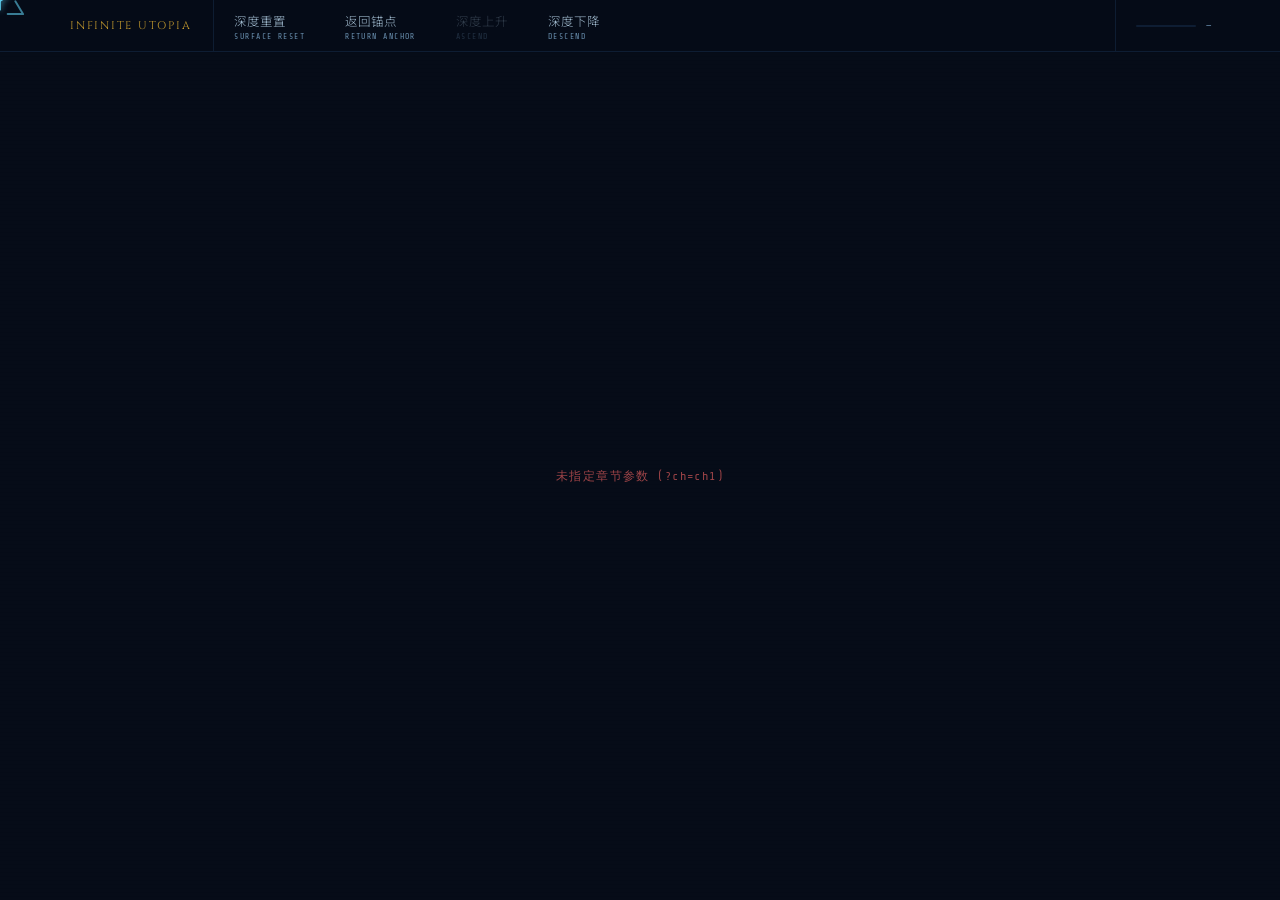
<file: reader.html>
<!DOCTYPE html>
<html lang="zh-CN">
<head>
  <meta charset="UTF-8">
  <meta name="viewport" content="width=device-width, initial-scale=1.0">
  <title>深潜 · 无限理想乡</title>
  <link rel="preconnect" href="https://fonts.googleapis.com">
  <link rel="preconnect" href="https://fonts.gstatic.com" crossorigin>
  <link href="https://fonts.googleapis.com/css2?family=Noto+Serif+SC:wght@400;600&family=Noto+Sans+SC:wght@300;400&family=Share+Tech+Mono&family=Cinzel:wght@400;600&display=swap" rel="stylesheet">
  <link rel="stylesheet" href="css/main.css">

  <style>
    /* ── 变量 ────────────────────────────────────── */
    :root {
      --bg0:       #060C18;
      --bg1:       #0A1525;
      --gold:      #C49A2E;
      --gold-lt:   #D4AE52;
      --gold-dim:  rgba(196, 154, 46, 0.55);
      --gold-bg:   rgba(196, 154, 46, 0.07);
      --gold-line: rgba(196, 154, 46, 0.22);
      --blue:      #4A90D9;
      --blue-lt:   #7BB8F0;
      --cyan:      #5BC8E8;
      --text:      #C8D8EE;
      --text2:     #A0BACE;
      --text3:     #6A90B0;
      --border:    rgba(74, 144, 217, 0.14);
      --nav-h:     52px;
    }

    /* 番外主题：type=side 时由 JS 动态挂载到 <html> */
    html[data-theme="side"] {
      --gold:      #5BC8E8;
      --gold-lt:   #90DCEF;
      --gold-dim:  rgba(91,200,232,0.5);
      --gold-bg:   rgba(91,200,232,0.07);
      --gold-line: rgba(91,200,232,0.22);
      --bg0:       #091520;
      --bg1:       #0D1E2E;
      --text:      #C4DCF0;
      --text2:     #8AAEC8;
      --text3:     #4E7A9A;
      --border:    rgba(91,200,232,0.13);
      --cyan:      #5BC8E8;
    }

    html[data-theme="side"] .r-splash::before {
      content: '';
      position: absolute;
      top: -10%; left: 15%;
      width: 55%; height: 55%;
      background: radial-gradient(ellipse, rgba(91,200,232,0.07) 0%, transparent 65%);
      pointer-events: none;
    }

    html[data-theme="side"] .r-illus-placeholder {
      background: linear-gradient(175deg, #0D1E2E 0%, #091520 55%, #060F18 100%);
      border-color: rgba(91,200,232,0.15);
    }
    html[data-theme="side"] .r-illus-placeholder::before {
      background: radial-gradient(ellipse at 50% 100%, rgba(91,200,232,0.08) 0%, transparent 65%);
    }
    html[data-theme="side"] .r-illus-gem-outer {
      border-color: rgba(91,200,232,0.18);
      box-shadow: 0 0 12px rgba(91,200,232,0.08);
    }
    html[data-theme="side"] .r-illus-gem-inner {
      border-color: rgba(91,200,232,0.28);
      background: rgba(91,200,232,0.04);
    }
    html[data-theme="side"] .r-illus-tag  { color: rgba(91,200,232,0.3); }

    /* 番外模式：深潜按钮 hover 用青色荧光，区别于主线金色 */
    html[data-theme="side"] .r-dive-btn:hover {
      background: rgba(91,200,232,0.12);
      border-color: rgba(91,200,232,0.5);
      box-shadow: 0 0 14px rgba(91,200,232,0.18), inset 0 0 8px rgba(91,200,232,0.06);
    }
    html[data-theme="side"] .r-dive-btn:hover::after { transform: scaleX(1); }
    html[data-theme="side"] .r-dive-btn::after { background: #9EF0FF; box-shadow: 0 0 6px rgba(158,240,255,0.8), 0 0 12px rgba(91,200,232,0.4); }

    /* 番外模式：顶部导航 hover 下划线荧光 */
    html[data-theme="side"] .r-nav-cmd::after {
      background: #9EF0FF;
      box-shadow: 0 0 6px rgba(158,240,255,0.7), 0 0 12px rgba(91,200,232,0.35);
    }
    html[data-theme="side"] .r-nav-cmd:hover .r-nav-cmd-zh {
      color: #9EF0FF;
      text-shadow: 0 0 8px rgba(158,240,255,0.55);
    }

    /* 番外模式：底部"上一篇/下一篇"按钮 hover 荧光 */
    html[data-theme="side"] .r-footer-btn:hover {
      border-color: rgba(158,240,255,0.4);
      background: rgba(91,200,232,0.07);
      box-shadow: 0 0 12px rgba(91,200,232,0.14);
    }
    html[data-theme="side"] .r-footer-btn::after {
      background: #9EF0FF;
      box-shadow: 0 0 6px rgba(158,240,255,0.8), 0 0 14px rgba(91,200,232,0.4);
    }

    /* 番外模式：深潜过渡宝石 pulse 改为青色荧光 */
    @keyframes gemPulseCyan {
      0%, 100% { box-shadow: 0 0 0    0   rgba(91,200,232,0);                                    }
      50%       { box-shadow: 0 0 14px 5px rgba(91,200,232,0.35), 0 0 24px 8px rgba(158,240,255,0.15); }
    }
    html[data-theme="side"] .dive-center-gem {
      animation: gemPulseCyan 1.4s ease-in-out infinite;
    }

    html[data-theme="side"] .r-sep-gem    { border-color: rgba(91,200,232,0.3); box-shadow: 0 0 5px rgba(91,200,232,0.15); }
    html[data-theme="side"] .mk-p         { color: #B0CDE4; }

    *, *::before, *::after { box-sizing: border-box; margin: 0; padding: 0; }
    html { scroll-behavior: smooth; }

    body {
      background: var(--bg0);
      color: var(--text);
      font-family: 'Noto Sans SC', sans-serif;
      min-height: 100vh;
      overflow-x: hidden;
    }

    /* 覆盖 main.css 全局网格纹理 */
    body::before { display: none; }

    /* ════════════════════════════════════════════
       NAV — 双语两行
    ════════════════════════════════════════════ */

    .r-nav {
      position: sticky;
      top: 0;
      z-index: 100;
      display: flex;
      align-items: stretch;
      height: var(--nav-h);
      background: rgba(6, 12, 24, 0.92);
      backdrop-filter: blur(12px);
      border-bottom: 1px solid var(--border);
    }

    .r-nav-brand {
      font-family: 'Cinzel', serif;
      font-size: 11px;
      letter-spacing: 0.16em;
      color: var(--gold);
      padding: 0 22px;
      display: flex;
      align-items: center;
      flex-shrink: 0;
      border-right: 1px solid var(--border);
    }

    .r-nav-cmds {
      display: flex;
      align-items: stretch;
      flex: 1;
    }

    .r-nav-cmd {
      display: flex;
      flex-direction: column;
      align-items: flex-start;
      justify-content: center;
      gap: 2px;
      padding: 0 20px;
      cursor: pointer;
      position: relative;
      overflow: hidden;
      transition: background 0.25s;
      white-space: nowrap;
      text-decoration: none;
    }

    .r-nav-cmd::after {
      content: '';
      position: absolute;
      bottom: 0; left: 0; right: 0;
      height: 2px;
      background: var(--gold);
      box-shadow: 0 0 6px rgba(196,154,46,0.8), 0 0 14px rgba(212,174,82,0.4);
      transform: scaleX(0);
      transform-origin: left;
      transition: transform 0.32s cubic-bezier(0.4, 0, 0.2, 1);
    }

    .r-nav-cmd:hover { background: var(--gold-bg); }
    .r-nav-cmd:hover::after { transform: scaleX(1); }
    .r-nav-cmd:hover .r-nav-cmd-zh {
      color: var(--gold-lt);
      text-shadow: 0 0 8px rgba(196,154,46,0.55);
    }
    .r-nav-cmd:hover .r-nav-cmd-en { color: var(--gold-dim); }

    .r-nav-cmd.disabled { opacity: 0.28; pointer-events: none; }

    .r-nav-cmd-zh {
      font-family: 'Noto Sans SC', sans-serif;
      font-size: 12.5px;
      color: var(--text2);
      transition: color 0.25s;
    }

    .r-nav-cmd-en {
      font-family: 'Share Tech Mono', monospace;
      font-size: 8px;
      letter-spacing: 0.18em;
      color: var(--text3);
      transition: color 0.25s;
    }

    .r-nav-progress {
      display: flex;
      align-items: center;
      gap: 10px;
      padding: 0 20px;
      margin-left: auto;
      flex-shrink: 0;
      border-left: 1px solid var(--border);
    }

    .r-prog-bar { width: 60px; height: 2px; background: rgba(74,144,217,0.14); border-radius: 1px; overflow: hidden; }
    .r-prog-fill { height: 100%; background: linear-gradient(90deg, var(--gold-dim), var(--gold)); border-radius: 1px; transition: width 0.4s; width: 0%; }
    .r-prog-label { font-family: 'Share Tech Mono', monospace; font-size: 10px; letter-spacing: 0.1em; color: var(--text3); white-space: nowrap; }

    /* ════════════════════════════════════════════
       入场动画 Keyframes
    ════════════════════════════════════════════ */

    @keyframes splashFadeUp {
      from { opacity: 0; transform: translateY(20px); }
      to   { opacity: 1; transform: translateY(0); }
    }

    @keyframes splashFadeLeft {
      from { opacity: 0; transform: translateX(28px); }
      to   { opacity: 1; transform: translateX(0); }
    }

    @keyframes splashFadeIn {
      from { opacity: 0; }
      to   { opacity: 1; }
    }

    /* 初始隐藏 */
    .r-eyebrow, .r-ch-num, .r-ch-title, .r-divider,
    .r-synopsis, .r-meta-grid, .r-dive-btn,
    .r-splash-illus, .r-scroll-hint { opacity: 0; }

    /* 触发：JS 添加 splash-enter 后逐帧展开 */
    .splash-enter .r-eyebrow      { animation: splashFadeUp   0.6s  0.05s  forwards; }
    .splash-enter .r-ch-num       { animation: splashFadeUp   0.7s  0.18s  forwards; }
    .splash-enter .r-ch-title     { animation: splashFadeUp   0.7s  0.32s  forwards; }
    .splash-enter .r-divider      { animation: splashFadeIn   0.5s  0.48s  forwards; }
    .splash-enter .r-synopsis     { animation: splashFadeUp   0.7s  0.58s  forwards; }
    .splash-enter .r-meta-grid    { animation: splashFadeUp   0.6s  0.72s  forwards; }
    .splash-enter .r-dive-btn     { animation: splashFadeUp   0.6s  0.88s  forwards; }
    .splash-enter .r-splash-illus { animation: splashFadeLeft 0.85s 0.22s  forwards; }
    .splash-enter .r-scroll-hint  { animation: splashFadeIn   0.6s  1.1s   forwards; }

    /* ════════════════════════════════════════════
       SPLASH — 扉页
    ════════════════════════════════════════════ */

    .r-splash {
      position: relative;
      height: calc(100vh - var(--nav-h));
      overflow: hidden;
      display: flex;
      flex-direction: column;
    }

    .r-splash-bg { position: absolute; inset: 0; pointer-events: none; }

    .r-splash-inner {
      position: relative;
      z-index: 2;
      display: grid;
      grid-template-columns: 1fr 40%;
      height: 100%;
    }

    /* ── 左侧信息区（整体放大约 25%）── */

    .r-splash-info {
      padding: 52px 44px 44px 60px;
      display: flex;
      flex-direction: column;
      justify-content: space-between;
      overflow: hidden;
    }

    .r-eyebrow {
      font-family: 'Share Tech Mono', monospace;
      font-size: 11px;
      letter-spacing: 0.22em;
      color: var(--gold-dim);
      margin-bottom: 16px;
      display: flex;
      align-items: center;
      gap: 12px;
    }
    .r-eyebrow::before { content: ''; width: 22px; height: 1px; background: var(--gold-dim); }

    .r-ch-num {
      font-family: 'Share Tech Mono', monospace;
      font-size: 82px;
      line-height: 1;
      color: rgba(196, 154, 46, 0.08);
      letter-spacing: -0.02em;
      margin-bottom: -10px;
      user-select: none;
    }

    .r-ch-title {
      font-family: 'Noto Serif SC', serif;
      font-size: 32px;
      font-weight: 600;
      color: var(--text);
      letter-spacing: 0.1em;
      line-height: 1.45;
      margin-bottom: 22px;
    }

    .r-divider { width: 40px; height: 1px; background: var(--gold-dim); margin-bottom: 22px; opacity: 0.75; }

    .r-synopsis {
      font-family: 'Noto Serif SC', serif;
      font-size: 15.5px;
      line-height: 2.1;
      color: var(--text2);
      max-width: 440px;
      margin-bottom: 26px;
    }

    .r-meta-grid { display: grid; grid-template-columns: 1fr 1fr; gap: 12px 32px; }
    .r-meta-item { display: flex; flex-direction: column; gap: 6px; }

    .r-meta-key {
      font-family: 'Share Tech Mono', monospace;
      font-size: 10px;
      letter-spacing: 0.15em;
      color: var(--gold-dim);
    }

    .r-meta-val { font-size: 15px; color: var(--text); }

    /* ── 深潜按钮 — 双语竖排 ── */

    .r-dive-btn {
      display: inline-flex;
      flex-direction: column;
      align-items: center;
      justify-content: center;
      gap: 5px;
      padding: 14px 48px;
      border: 1px solid var(--gold-line);
      background: var(--gold-bg);
      cursor: pointer;
      width: fit-content;
      position: relative;
      overflow: hidden;
      transition: background 0.25s, border-color 0.25s;
    }

    .r-dive-btn::after {
      content: '';
      position: absolute;
      bottom: 0; left: 0; right: 0; height: 1px;
      background: var(--gold);
      transform: scaleX(0); transform-origin: left;
      transition: transform 0.38s cubic-bezier(0.4, 0, 0.2, 1);
    }

    .r-dive-btn:hover {
      background: rgba(196,154,46,0.12);
      border-color: rgba(196,154,46,0.5);
      box-shadow: 0 0 14px rgba(196,154,46,0.18), inset 0 0 8px rgba(196,154,46,0.06);
    }
    .r-dive-btn:hover::after { transform: scaleX(1); }
    .r-dive-btn::after { box-shadow: 0 0 6px rgba(196,154,46,0.8), 0 0 12px rgba(212,174,82,0.4); }

    .r-dive-zh {
      font-family: 'Noto Serif SC', serif;
      font-size: 16px;
      color: var(--text);
      letter-spacing: 0.55em;
      padding-left: 0.55em;
    }

    .r-dive-en {
      font-family: 'Share Tech Mono', monospace;
      font-size: 9px;
      letter-spacing: 0.25em;
      color: var(--gold-dim);
    }

    /* ── 右侧插画区 ── */

    .r-splash-illus {
      border-left: 1px solid var(--border);
      background: rgba(8, 16, 30, 0.35);
      display: flex;
      flex-direction: column;
      height: 100%;
    }

    .r-illus-frame {
      flex: 1;
      min-height: 0;
      max-height: 70vh;
      padding: 28px 24px 16px;
      display: flex;
      align-items: center;
      justify-content: center;
      overflow: hidden;
    }

    /* 插画图片：等比缩放，保持原始比例 */
    .r-illus-img {
      max-width: 100%;
      max-height: 100%;
      width: auto;
      height: auto;
      object-fit: contain;
      border: 1px solid rgba(196, 154, 46, 0.15);
      display: block;
    }

    /* 占位框 */
    .r-illus-placeholder {
      width: 100%;
      height: 100%;
      border: 1px solid rgba(196, 154, 46, 0.13);
      background: linear-gradient(160deg, #111e30 0%, #0a1422 55%, #0e1a28 100%);
      position: relative;
      display: flex;
      align-items: center;
      justify-content: center;
    }

    .r-illus-placeholder::before {
      content: ''; position: absolute; inset: 0;
      background:
        radial-gradient(ellipse at 50% 35%, rgba(74,144,217,0.1) 0%, transparent 55%),
        radial-gradient(ellipse at 80% 75%, rgba(196,154,46,0.05) 0%, transparent 40%);
    }

    .r-illus-gem-outer, .r-illus-gem-inner {
      position: absolute;
      border: 1px solid rgba(196, 154, 46, 0.14);
      transform: rotate(45deg);
    }
    .r-illus-gem-outer { width: 80px; height: 80px; top: calc(30% - 40px); left: calc(50% - 40px); }
    .r-illus-gem-inner { width: 52px; height: 52px; top: calc(30% - 26px); left: calc(50% - 26px); border-color: rgba(196,154,46,0.22); }

    .r-illus-corner { position: absolute; width: 10px; height: 10px; border-color: rgba(196,154,46,0.24); border-style: solid; }
    .r-illus-corner.tl { top: 8px; left: 8px;   border-width: 1px 0 0 1px; }
    .r-illus-corner.tr { top: 8px; right: 8px;  border-width: 1px 1px 0 0; }
    .r-illus-corner.bl { bottom: 8px; left: 8px;  border-width: 0 0 1px 1px; }
    .r-illus-corner.br { bottom: 8px; right: 8px; border-width: 0 1px 1px 0; }

    .r-illus-tag {
      position: absolute; bottom: 12px; left: 0; right: 0;
      text-align: center;
      font-family: 'Share Tech Mono', monospace;
      font-size: 9px; letter-spacing: 0.14em;
      color: rgba(196, 154, 46, 0.32);
    }

    .r-illus-caption { padding: 14px 24px; border-top: 1px solid var(--border); background: rgba(6,12,24,0.45); flex-shrink: 0; }
    .r-illus-cap-title { font-family: 'Noto Serif SC', serif; font-size: 16px; color: var(--text2); margin-bottom: 6px; }
    .r-illus-cap-tag { font-family: 'Share Tech Mono', monospace; font-size: 13px; letter-spacing: 0.11em; color: var(--gold-dim); }

    /* 向下提示 */
    .r-scroll-hint {
      position: absolute; bottom: 20px; left: 60px; z-index: 3;
      display: flex; align-items: center; gap: 9px;
      font-family: 'Share Tech Mono', monospace;
      font-size: 9px; letter-spacing: 0.16em;
      color: rgba(196, 154, 46, 0.38);
      animation: hintPulse 2.8s ease-in-out infinite;
    }

    @keyframes hintPulse { 0%, 100% { opacity: 0.4; } 50% { opacity: 0.9; } }

    .r-scroll-dots { display: flex; flex-direction: column; gap: 3px; }
    .r-scroll-dots span { display: block; width: 1px; height: 5px; background: var(--gold); }
    .r-scroll-dots span:nth-child(1) { opacity: 0.3; }
    .r-scroll-dots span:nth-child(2) { opacity: 0.6; }
    .r-scroll-dots span:nth-child(3) { opacity: 1;   }

    /* ════════════════════════════════════════════
       深潜转场覆幕
    ════════════════════════════════════════════ */

    #dive-overlay {
      position: fixed;
      inset: 0;
      z-index: 500;
      pointer-events: none;
      background: radial-gradient(ellipse at 50% 45%, #0c1e38 0%, #030810 72%);
      display: flex;
      flex-direction: column;
      align-items: center;
      justify-content: center;
      gap: 28px;
      opacity: 0;
      transition: opacity 0.38s ease;
    }

    #dive-overlay.active { pointer-events: all; opacity: 1; }
    #dive-overlay.exit   { opacity: 0; transition: opacity 0.52s ease; }

    /* 声纳扩散环 */
    .dive-sonar {
      width: 180px; height: 180px;
      position: relative;
      display: flex; align-items: center; justify-content: center;
    }

    .dive-sonar svg { position: absolute; inset: 0; width: 100%; height: 100%; overflow: visible; }

    .sonar-ring {
      transform-origin: 90px 90px;
      animation: sonarExpand 1.8s ease-out infinite;
    }
    .sonar-ring:nth-child(2) { animation-delay: 0.6s; }
    .sonar-ring:nth-child(3) { animation-delay: 1.2s; }

    @keyframes sonarExpand {
      0%   { transform: scale(0.05); opacity: 0.9; }
      100% { transform: scale(6);    opacity: 0;   }
    }

    .dive-center-gem {
      width: 16px; height: 16px;
      border: 1px solid var(--gold);
      transform: rotate(45deg);
      position: relative; z-index: 1;
      animation: gemPulse 1.4s ease-in-out infinite;
    }

    @keyframes gemPulse {
      0%, 100% { box-shadow: 0 0 0    0   rgba(196,154,46,0);                                      }
      50%       { box-shadow: 0 0 14px 5px rgba(196,154,46,0.38), 0 0 24px 8px rgba(212,174,82,0.15); }
    }

    .dive-label {
      font-family: 'Share Tech Mono', monospace;
      font-size: 10px; letter-spacing: 0.32em;
      color: rgba(91, 200, 232, 0.55);
      animation: labelBlink 0.9s ease-in-out infinite;
    }

    @keyframes labelBlink { 0%, 100% { opacity: 0.3; } 50% { opacity: 1; } }

    /* ════════════════════════════════════════════
       READING SECTION — 正文
    ════════════════════════════════════════════ */

    .r-content { position: relative; background: var(--bg0); }

    /* 扫描线 */
    .r-content::after {
      content: ''; position: absolute; inset: 0;
      background: repeating-linear-gradient(0deg, transparent, transparent 3px, rgba(0,0,0,0.04) 3px, rgba(0,0,0,0.04) 4px);
      pointer-events: none;
    }

    /* 正文内容入场 — 初始隐藏 */
    .r-content-header, .r-text-body, .r-footer {
      opacity: 0;
      transform: translateY(18px);
      transition: opacity 0.65s ease, transform 0.65s ease;
    }

    /* IntersectionObserver 触发后显现 */
    .r-content.content-revealed .r-content-header { opacity: 1; transform: none; transition-delay: 0s; }
    .r-content.content-revealed .r-text-body      { opacity: 1; transform: none; transition-delay: 0.18s; }
    .r-content.content-revealed .r-footer         { opacity: 1; transform: none; transition-delay: 0.36s; }

    .r-content-header {
      position: relative; z-index: 1;
      max-width: 660px; margin: 0 auto;
      padding: 56px 40px 0;
    }

    .r-content-num { font-family: 'Share Tech Mono', monospace; font-size: 10px; letter-spacing: 0.18em; color: var(--text3); margin-bottom: 6px; }
    .r-content-title { font-family: 'Noto Serif SC', serif; font-size: 17px; font-weight: 400; color: var(--text2); letter-spacing: 0.08em; margin-bottom: 28px; }

    .r-content-sep { display: flex; align-items: center; gap: 12px; margin-bottom: 44px; }
    .r-sep-line { flex: 1; height: 1px; background: var(--border); }
    .r-sep-gem  { width: 6px; height: 6px; border: 1px solid rgba(74,144,217,0.4); transform: rotate(45deg); flex-shrink: 0; }

    .r-text-body { position: relative; z-index: 1; max-width: 660px; margin: 0 auto; padding: 0 40px; }

    .r-footer {
      position: relative; z-index: 1;
      max-width: 660px; margin: 64px auto 0;
      padding: 0 40px 56px;
      display: grid; grid-template-columns: 1fr auto 1fr;
      align-items: center; gap: 16px;
    }

    .r-footer-btn {
      display: flex; flex-direction: column; gap: 5px;
      padding: 15px 18px;
      border: 1px solid var(--border);
      background: rgba(10, 21, 37, 0.5);
      cursor: pointer;
      transition: border-color 0.22s, background 0.22s;
      text-decoration: none;
      position: relative; overflow: hidden;
    }

    .r-footer-btn::after {
      content: ''; position: absolute; bottom: 0; left: 0; right: 0; height: 1px;
      background: var(--gold); transform: scaleX(0); transform-origin: left;
      transition: transform 0.32s cubic-bezier(0.4, 0, 0.2, 1);
    }

    .r-footer-btn:hover {
      border-color: rgba(196,154,46,0.4);
      background: rgba(196,154,46,0.07);
      box-shadow: 0 0 12px rgba(196,154,46,0.14);
    }
    .r-footer-btn:hover::after { transform: scaleX(1); }
    .r-footer-btn::after { box-shadow: 0 0 6px rgba(196,154,46,0.8), 0 0 14px rgba(212,174,82,0.4); }
    .r-footer-btn.disabled { opacity: 0.28; pointer-events: none; }
    .r-footer-btn.next { text-align: right; }
    .r-footer-btn.next::after { transform-origin: right; }

    .r-fb-label { font-family: 'Share Tech Mono', monospace; font-size: 9px; letter-spacing: 0.14em; color: var(--text3); }
    .r-fb-title { font-family: 'Noto Sans SC', sans-serif; font-size: 13px; color: var(--text2); }

    .r-footer-center { display: flex; flex-direction: column; align-items: center; gap: 7px; }
    .r-fc-gem { width: 8px; height: 8px; border: 1px solid rgba(74,144,217,0.38); transform: rotate(45deg); }
    .r-fc-pos { font-family: 'Share Tech Mono', monospace; font-size: 9px; letter-spacing: 0.12em; color: var(--text3); }

    /* ════════════════════════════════════════════
       加载 / 错误
    ════════════════════════════════════════════ */

    .r-loading {
      display: flex; flex-direction: column; align-items: center; justify-content: center;
      min-height: calc(100vh - var(--nav-h)); gap: 16px;
    }

    .r-loading-gem { width: 20px; height: 20px; border: 1px solid var(--gold-dim); transform: rotate(45deg); animation: spin 2s linear infinite; }
    @keyframes spin { to { transform: rotate(225deg); } }
    .r-loading-text { font-family: 'Share Tech Mono', monospace; font-size: 11px; letter-spacing: 0.2em; color: var(--text3); }

    .r-error {
      display: flex; align-items: center; justify-content: center;
      min-height: calc(100vh - var(--nav-h));
      font-family: 'Share Tech Mono', monospace; font-size: 12px; letter-spacing: 0.12em;
      color: rgba(224, 92, 92, 0.7);
    }
  </style>
</head>

<body>

  <!-- ═══════════ 几何光标 ═══════════ -->
  <div id="cursor-container">
    <svg id="cur-ring" viewBox="0 0 50 50">
      <g fill="none" stroke="var(--cyan)" stroke-width="1.5" stroke-linecap="round">
        <path d="M 25 5 L 19 15 M 25 5 L 31 15" />
        <path d="M 7 36 L 13 26 M 7 36 L 19 36" />
        <path d="M 43 36 L 37 26 M 43 36 L 31 36" />
      </g>
    </svg>
    <svg id="cur" viewBox="0 0 50 50">
      <g fill="none" stroke="var(--cyan)" stroke-width="2" stroke-linecap="round">
        <path d="M 25 36 L 25 26" />
        <path d="M 16 20.5 L 25 26" />
        <path d="M 34 20.5 L 25 26" />
        <circle cx="25" cy="26" r="1" fill="var(--cyan)" stroke="none" />
      </g>
    </svg>
  </div>

  <!-- ═══════════ 深潜转场覆幕 ═══════════ -->
  <div id="dive-overlay">
    <div class="dive-sonar">
      <svg viewBox="0 0 180 180" xmlns="http://www.w3.org/2000/svg">
        <circle class="sonar-ring" cx="90" cy="90" r="30"
          fill="none" stroke="rgba(74,144,217,0.7)" stroke-width="0.8"/>
        <circle class="sonar-ring" cx="90" cy="90" r="30"
          fill="none" stroke="rgba(74,144,217,0.45)" stroke-width="0.6"/>
        <circle class="sonar-ring" cx="90" cy="90" r="30"
          fill="none" stroke="rgba(74,144,217,0.25)" stroke-width="0.4"/>
      </svg>
      <div class="dive-center-gem"></div>
    </div>
    <div class="dive-label">INITIATING DIVE</div>
  </div>

  <!-- ═══════════ 顶部导航 ═══════════ -->
  <nav class="r-nav">
    <div class="r-nav-brand">INFINITE UTOPIA</div>
    <div class="r-nav-cmds">
      <a class="r-nav-cmd" id="nav-reset" href="index.html">
        <span class="r-nav-cmd-zh">深度重置</span>
        <span class="r-nav-cmd-en">SURFACE RESET</span>
      </a>
      <a class="r-nav-cmd" id="nav-anchor" href="novel.html">
        <span class="r-nav-cmd-zh">返回锚点</span>
        <span class="r-nav-cmd-en">RETURN ANCHOR</span>
      </a>
      <a class="r-nav-cmd disabled" id="nav-up">
        <span class="r-nav-cmd-zh">深度上升</span>
        <span class="r-nav-cmd-en">ASCEND</span>
      </a>
      <a class="r-nav-cmd" id="nav-down">
        <span class="r-nav-cmd-zh">深度下降</span>
        <span class="r-nav-cmd-en">DESCEND</span>
      </a>
    </div>
    <div class="r-nav-progress">
      <div class="r-prog-bar"><div class="r-prog-fill" id="prog-fill"></div></div>
      <span class="r-prog-label" id="prog-label">—</span>
    </div>
  </nav>

  <!-- ═══════════ 加载中 ═══════════ -->
  <div class="r-loading" id="r-loading">
    <div class="r-loading-gem"></div>
    <div class="r-loading-text">LOADING CHAPTER</div>
  </div>

  <!-- ═══════════ 扉页 ═══════════ -->
  <section class="r-splash" id="r-splash" style="display:none;">

    <div class="r-splash-bg" aria-hidden="true">
      <svg width="100%" height="100%" viewBox="0 0 1000 700"
           preserveAspectRatio="xMidYMid slice" xmlns="http://www.w3.org/2000/svg">
        <rect x="80"  y="28"  width="14" height="14" fill="none" stroke="#C49A2E" stroke-width=".5" opacity=".05" transform="rotate(45 87 35)"/>
        <rect x="880" y="20"  width="10" height="10" fill="none" stroke="#C49A2E" stroke-width=".5" opacity=".04" transform="rotate(45 885 25)"/>
        <line x1="230" y1="16" x2="280" y2="16" stroke="#C49A2E" stroke-width=".5" opacity=".05"/>
        <line x1="720" y1="30" x2="760" y2="30" stroke="#C49A2E" stroke-width=".5" opacity=".04"/>
        <circle cx="500" cy="20" r="2.5" fill="none" stroke="#C49A2E" stroke-width=".4" opacity=".05"/>
        <rect x="40"  y="155" width="18" height="18" fill="none" stroke="#C49A2E" stroke-width=".65" opacity=".09" transform="rotate(45 49 164)"/>
        <rect x="930" y="135" width="22" height="22" fill="none" stroke="#C49A2E" stroke-width=".65" opacity=".08" transform="rotate(45 941 146)"/>
        <line x1="120" y1="195" x2="180" y2="195" stroke="#C49A2E" stroke-width=".55" opacity=".09"/>
        <line x1="800" y1="170" x2="855" y2="170" stroke="#C49A2E" stroke-width=".55" opacity=".08"/>
        <rect x="440" y="110" width="12" height="12" fill="none" stroke="#C49A2E" stroke-width=".5" opacity=".07" transform="rotate(45 446 116)"/>
        <circle cx="620" cy="160" r="3" fill="none" stroke="#C49A2E" stroke-width=".5" opacity=".08"/>
        <rect x="20"  y="300" width="26" height="26" fill="none" stroke="#C49A2E" stroke-width=".8" opacity=".13" transform="rotate(45 33 313)"/>
        <rect x="920" y="280" width="30" height="30" fill="none" stroke="#C49A2E" stroke-width=".8" opacity=".12" transform="rotate(45 935 295)"/>
        <line x1="80"  y1="345" x2="160" y2="345" stroke="#C49A2E" stroke-width=".65" opacity=".12"/>
        <line x1="810" y1="320" x2="885" y2="320" stroke="#C49A2E" stroke-width=".65" opacity=".11"/>
        <rect x="470" y="260" width="16" height="16" fill="none" stroke="#C49A2E" stroke-width=".6" opacity=".10" transform="rotate(45 478 268)"/>
        <circle cx="250" cy="310" r="4" fill="none" stroke="#C49A2E" stroke-width=".55" opacity=".11"/>
        <circle cx="740" cy="290" r="3.5" fill="none" stroke="#C49A2E" stroke-width=".55" opacity=".10"/>
        <line x1="360" y1="275" x2="350" y2="320" stroke="#C49A2E" stroke-width=".5" opacity=".09"/>
        <line x1="640" y1="265" x2="655" y2="315" stroke="#C49A2E" stroke-width=".5" opacity=".09"/>
        <rect x="45"  y="460" width="34" height="34" fill="none" stroke="#C49A2E" stroke-width=".95" opacity=".17" transform="rotate(45 62 477)"/>
        <rect x="890" y="440" width="38" height="38" fill="none" stroke="#C49A2E" stroke-width=".95" opacity=".16" transform="rotate(45 909 459)"/>
        <line x1="110" y1="500" x2="210" y2="500" stroke="#C49A2E" stroke-width=".75" opacity=".16"/>
        <line x1="760" y1="478" x2="858" y2="478" stroke="#C49A2E" stroke-width=".75" opacity=".15"/>
        <rect x="455" y="415" width="22" height="22" fill="none" stroke="#C49A2E" stroke-width=".7" opacity=".14" transform="rotate(45 466 426)"/>
        <circle cx="280" cy="468" r="5" fill="none" stroke="#C49A2E" stroke-width=".7" opacity=".15"/>
        <circle cx="700" cy="448" r="4.5" fill="none" stroke="#C49A2E" stroke-width=".7" opacity=".14"/>
        <line x1="345" y1="430" x2="328" y2="490" stroke="#C49A2E" stroke-width=".6" opacity=".12"/>
        <line x1="658" y1="422" x2="675" y2="485" stroke="#C49A2E" stroke-width=".6" opacity=".12"/>
        <rect x="185" y="428" width="14" height="14" fill="none" stroke="#C49A2E" stroke-width=".6" opacity=".12" transform="rotate(45 192 435)"/>
        <rect x="790" y="420" width="14" height="14" fill="none" stroke="#C49A2E" stroke-width=".6" opacity=".11" transform="rotate(45 797 427)"/>
        <rect x="58"  y="610" width="44" height="44" fill="none" stroke="#C49A2E" stroke-width="1.1" opacity=".23" transform="rotate(45 80 632)"/>
        <rect x="860" y="592" width="48" height="48" fill="none" stroke="#C49A2E" stroke-width="1.1" opacity=".21" transform="rotate(45 884 616)"/>
        <line x1="130" y1="642" x2="252" y2="642" stroke="#C49A2E" stroke-width=".9" opacity=".20"/>
        <line x1="720" y1="624" x2="840" y2="624" stroke="#C49A2E" stroke-width=".9" opacity=".19"/>
        <rect x="438" y="568" width="28" height="28" fill="none" stroke="#C49A2E" stroke-width=".8" opacity=".18" transform="rotate(45 452 582)"/>
        <circle cx="295" cy="622" r="6" fill="none" stroke="#C49A2E" stroke-width=".8" opacity=".19"/>
        <circle cx="688" cy="604" r="5.5" fill="none" stroke="#C49A2E" stroke-width=".8" opacity=".18"/>
        <line x1="355" y1="578" x2="334" y2="648" stroke="#C49A2E" stroke-width=".7" opacity=".15"/>
        <line x1="648" y1="572" x2="668" y2="646" stroke="#C49A2E" stroke-width=".7" opacity=".15"/>
        <rect x="192" y="582" width="18" height="18" fill="none" stroke="#C49A2E" stroke-width=".7" opacity=".17" transform="rotate(45 201 591)"/>
        <rect x="770" y="574" width="18" height="18" fill="none" stroke="#C49A2E" stroke-width=".7" opacity=".15" transform="rotate(45 779 583)"/>
        <circle cx="500" cy="658" r="3" fill="#C49A2E" opacity=".11"/>
        <circle cx="500" cy="658" r="8" fill="none" stroke="#C49A2E" stroke-width=".6" opacity=".09"/>
      </svg>
    </div>

    <div class="r-splash-inner">

      <!-- 左侧信息 -->
      <div class="r-splash-info">
        <div>
          <div class="r-eyebrow"><span id="r-eyebrow-label">CHAPTER LOG</span></div>
          <div class="r-ch-num" id="sp-num">—</div>
          <div class="r-ch-title" id="sp-title">—</div>
          <div class="r-divider"></div>
          <div class="r-synopsis" id="sp-synopsis"></div>
          <div class="r-meta-grid" id="sp-meta"></div>
        </div>
        <button class="r-dive-btn" id="btn-dive" onclick="diveIn()">
          <span class="r-dive-zh">深潜</span>
          <span class="r-dive-en">DIVE IN</span>
        </button>
      </div>

      <!-- 右侧插画 -->
      <div class="r-splash-illus">
        <div class="r-illus-frame" id="illus-frame"></div>
        <div class="r-illus-caption" id="illus-caption" style="display:none;">
          <div class="r-illus-cap-title" id="illus-cap-title"></div>
          <div class="r-illus-cap-tag" id="illus-cap-tag"></div>
        </div>
      </div>

    </div>

    <div class="r-scroll-hint" aria-hidden="true">
      <div class="r-scroll-dots">
        <span></span><span></span><span></span>
      </div>
      SCROLL TO READ
    </div>

  </section>

  <!-- ═══════════ 正文区 ═══════════ -->
  <section class="r-content" id="r-content" style="display:none;">

    <div class="r-content-header">
      <div class="r-content-num" id="ct-num"></div>
      <div class="r-content-title" id="ct-title"></div>
      <div class="r-content-sep">
        <div class="r-sep-line"></div>
        <div class="r-sep-gem"></div>
        <div class="r-sep-line"></div>
      </div>
    </div>

    <div class="r-text-body" id="r-text-body"></div>

    <div class="r-footer">
      <a class="r-footer-btn prev disabled" id="foot-prev">
        <span class="r-fb-label" id="foot-prev-label">↑ 深度上升 · ASCEND</span>
        <span class="r-fb-title" id="foot-prev-title">—</span>
      </a>
      <div class="r-footer-center">
        <div class="r-fc-gem"></div>
        <div class="r-fc-pos" id="foot-pos">— / —</div>
      </div>
      <a class="r-footer-btn next disabled" id="foot-next">
        <span class="r-fb-label" id="foot-next-label">深度下降 · DESCEND ↓</span>
        <span class="r-fb-title" id="foot-next-title">—</span>
      </a>
    </div>

  </section>

  <!-- ═══════════ 脚本 ═══════════ -->
  <script src="js/cursor.js"></script>
  <script src="js/markup.js"></script>
  <script>
  (() => {
    /* ── 工具函数 ── */

    function getParam(key) {
      return new URLSearchParams(location.search).get(key) || '';
    }

    function countChars(text) {
      return (text.match(/[\u4e00-\u9fa5]/g) || []).length;
    }

    function fmtWords(n) {
      return n >= 10000 ? (n / 10000).toFixed(1) + ' 万字' : n + ' 字';
    }

    function zeroPad(n) {
      return String(n).padStart(3, '0');
    }

    function metaItem(key, val) {
      return `<div class="r-meta-item">
        <span class="r-meta-key">${key}</span>
        <span class="r-meta-val">${val}</span>
      </div>`;
    }

    /* ── 插画渲染 ── */

    function renderIllus(folder, meta, root) {
      const frame = document.getElementById('illus-frame');

      if (meta.illus) {
        const img = document.createElement('img');
        img.className = 'r-illus-img';
        img.alt = meta.illusCaption || meta.title || '';
        img.src = `${root}${folder}/${meta.illus}`;
        img.onerror = () => { img.replaceWith(makePlaceholder(folder)); };
        frame.appendChild(img);
      } else {
        frame.appendChild(makePlaceholder(folder));
      }

      if (meta.illusCaption || meta.illusTag) {
        const cap = document.getElementById('illus-caption');
        cap.style.display = '';
        document.getElementById('illus-cap-title').textContent = meta.illusCaption || '';
        document.getElementById('illus-cap-tag').textContent   = meta.illusTag    || '';
      }
    }

    function makePlaceholder(folder) {
      const div = document.createElement('div');
      div.className = 'r-illus-placeholder';
      div.innerHTML = `
        <div class="r-illus-gem-outer"></div>
        <div class="r-illus-gem-inner"></div>
        <div class="r-illus-corner tl"></div>
        <div class="r-illus-corner tr"></div>
        <div class="r-illus-corner bl"></div>
        <div class="r-illus-corner br"></div>
        <div class="r-illus-tag">ILLUS · ${folder.toUpperCase()}</div>`;
      return div;
    }

    /* ── 顶部导航 ── */

    function setupNav(folders, idx, isSide) {
      const total     = folders.length;
      const pos       = idx + 1;
      const typeParam = isSide ? '&type=side' : '';
      const prefix    = isSide ? 'ST' : 'CH';

      document.getElementById('prog-fill').style.width  = `${(pos / total) * 100}%`;
      document.getElementById('prog-label').textContent = `${prefix}.${zeroPad(pos)} / ${zeroPad(total)}`;

      const navUp   = document.getElementById('nav-up');
      const navDown = document.getElementById('nav-down');

      if (idx > 0) {
        navUp.classList.remove('disabled');
        navUp.href = `reader.html?ch=${folders[idx - 1]}${typeParam}`;
      }
      if (idx < total - 1) {
        navDown.classList.remove('disabled');
        navDown.href = `reader.html?ch=${folders[idx + 1]}${typeParam}`;
      }
    }

    /* ── 底部导航 ── */

    async function setupFooter(folders, idx, isSide, ROOT_CURRENT) {
      const total     = folders.length;
      const typeParam = isSide ? '&type=side' : '';

      document.getElementById('foot-pos').textContent =
        `${String(idx + 1).padStart(2, '0')} / ${String(total).padStart(2, '0')}`;

      if (isSide) {
        document.getElementById('foot-prev-label').textContent = '↑ 上一篇';
        document.getElementById('foot-next-label').textContent = '下一篇 ↓';
      }

      if (idx > 0) {
        const pf = folders[idx - 1];
        let pTitle = pf;
        try {
          const r = await fetch(`${ROOT_CURRENT}${pf}/meta.json`);
          const m = await r.json();
          pTitle = m.title || pf;
        } catch (_) {}
        const btn = document.getElementById('foot-prev');
        btn.classList.remove('disabled');
        btn.href = `reader.html?ch=${pf}${typeParam}`;
        document.getElementById('foot-prev-title').textContent = pTitle;
      }

      if (idx < total - 1) {
        const nf = folders[idx + 1];
        let nTitle = nf;
        try {
          const r = await fetch(`${ROOT_CURRENT}${nf}/meta.json`);
          const m = await r.json();
          nTitle = m.title || nf;
        } catch (_) {}
        const btn = document.getElementById('foot-next');
        btn.classList.remove('disabled');
        btn.href = `reader.html?ch=${nf}${typeParam}`;
        document.getElementById('foot-next-title').textContent = nTitle;
      }
    }

    /* ── 深潜转场 ── */

    window.diveIn = function() {
      const overlay = document.getElementById('dive-overlay');
      const content = document.getElementById('r-content');

      overlay.classList.remove('exit');
      overlay.classList.add('active');

      setTimeout(() => {
        content.scrollIntoView({ behavior: 'instant' });
        overlay.classList.add('exit');
        setTimeout(() => { overlay.classList.remove('active', 'exit'); }, 540);
      }, 420);
    };

    /* ── 正文入场观察器 ── */

    function initContentObserver() {
      const content = document.getElementById('r-content');
      const observer = new IntersectionObserver(entries => {
        entries.forEach(e => {
          if (e.isIntersecting) {
            e.target.classList.add('content-revealed');
            observer.unobserve(e.target);
          }
        });
      }, { threshold: 0.05 });
      observer.observe(content);
    }

    /* ── 主加载流程 ── */

    async function init() {
      const folder  = getParam('ch');
      const isSide  = getParam('type') === 'side';

      // 主题切换
      if (isSide) {
        document.documentElement.setAttribute('data-theme', 'side');
      }

      const ROOT_CURRENT = isSide ? 'data/side_stories/' : 'data/main_stories/';

      if (!folder) {
        showError('未指定章节参数 (?ch=ch1)');
        return;
      }

      try {
        const idxRes  = await fetch(ROOT_CURRENT + 'index.json');
        const folders = await idxRes.json();
        const idx     = folders.indexOf(folder);

        if (idx === -1) {
          showError(`章节「${folder}」不在目录中`);
          return;
        }

        const [metaRes, txtRes] = await Promise.all([
          fetch(`${ROOT_CURRENT}${folder}/meta.json`),
          fetch(`${ROOT_CURRENT}${folder}/${folder}.txt`)
        ]);

        const meta      = await metaRes.json();
        const txt       = await txtRes.text();
        const wordCount = countChars(txt);

        document.title = `${meta.title || folder} · 无限理想乡`;

        // 导航文案适配（type=side）
        if (isSide) {
          document.getElementById('r-eyebrow-label').textContent = 'SIDE STORY · LOG';
          document.getElementById('nav-anchor').querySelector('.r-nav-cmd-zh').textContent = '返回锚点';
          document.getElementById('nav-anchor').querySelector('.r-nav-cmd-en').textContent = 'RETURN';
          document.getElementById('nav-anchor').href = 'stories.html';
          document.getElementById('nav-up').querySelector('.r-nav-cmd-zh').textContent   = '上一篇';
          document.getElementById('nav-down').querySelector('.r-nav-cmd-zh').textContent = '下一篇';
        }

        // 填充扉页
        const numStr = zeroPad(idx + 1);
        document.getElementById('sp-num').textContent      = numStr;
        document.getElementById('sp-title').textContent    = meta.title    || folder;
        document.getElementById('sp-synopsis').textContent = meta.synopsis || '';

        document.getElementById('sp-meta').innerHTML =
          metaItem('WORDS',  fmtWords(wordCount)) +
          metaItem('DATE',   meta.date || '—') +
          metaItem('STATUS', isSide ? '完结' : '连载中') +
          (!isSide && meta.arc ? metaItem('ARC', meta.arc) : '');

        renderIllus(folder, meta, ROOT_CURRENT);

        // 填充正文
        document.getElementById('ct-num').textContent    = `// ${isSide ? 'SIDE' : 'CH'} · ${numStr}`;
        document.getElementById('ct-title').textContent  = meta.title || folder;
        document.getElementById('r-text-body').innerHTML = Markup.parse(txt);

        setupNav(folders, idx, isSide);
        await setupFooter(folders, idx, isSide, ROOT_CURRENT);

        // 显示页面
        document.getElementById('r-loading').style.display = 'none';
        document.getElementById('r-content').style.display = '';

        // 扉页显示 + 触发入场动画
        const splash = document.getElementById('r-splash');
        splash.style.display = '';
        requestAnimationFrame(() => {
          requestAnimationFrame(() => { splash.classList.add('splash-enter'); });
        });

        initContentObserver();

      } catch (err) {
        console.error('[Reader]', err);
        showError('章节加载失败，请检查文件是否存在');
      }
    }

    function showError(msg) {
      document.getElementById('r-loading').innerHTML =
        `<div class="r-error">${msg}</div>`;
    }

    Cursor.init();
    init();

  })();
  </script>

</body>
</html>
</file>
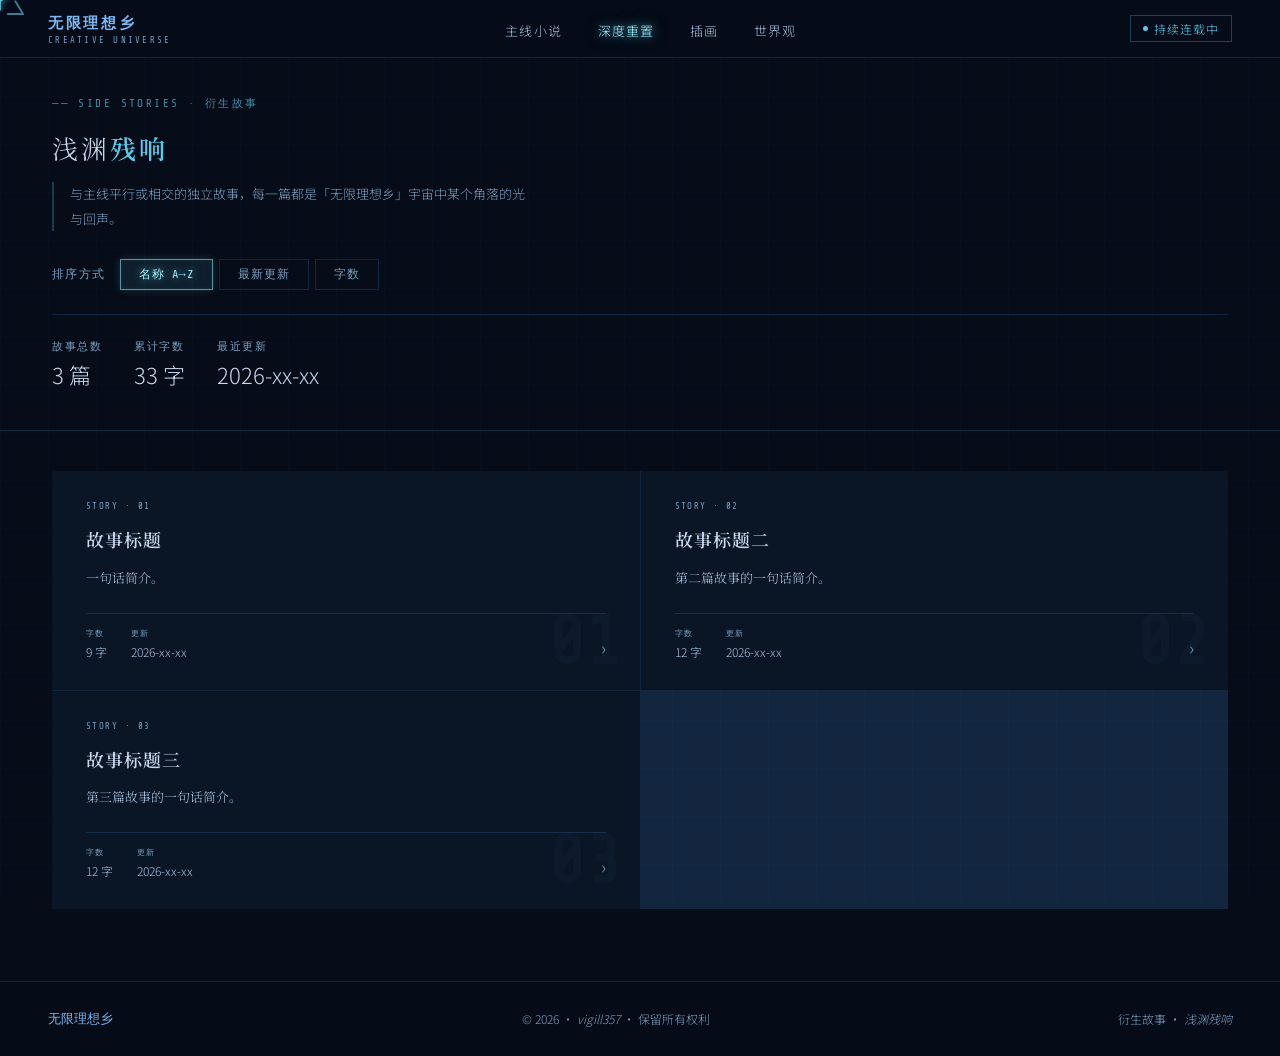
<file: stories.html>
<!DOCTYPE html>
<html lang="zh-CN">
<head>
  <meta charset="UTF-8">
  <meta name="viewport" content="width=device-width, initial-scale=1.0">
  <title>浅渊残响 — 衍生故事</title>

  <!-- 字体 -->
  <link href="https://fonts.googleapis.com/css2?family=Noto+Serif+SC:wght@300;400;600&family=Noto+Sans+SC:wght@300;400;500&family=Share+Tech+Mono&family=Cinzel:wght@400;600&display=swap" rel="stylesheet">

  <!-- 全局样式（导航、颜色变量、基础组件） -->
  <link rel="stylesheet" href="css/main.css">

  <style>
    /* ── 当前页导航高亮 ── */
    .nav-active {
      color: #9EF0FF !important;
      text-shadow: 0 0 10px rgba(126,228,248,0.7), 0 0 20px rgba(91,200,232,0.35);
    }
    .nav-active::after {
      transform: scaleX(1) !important;
      background: #9EF0FF !important;
      box-shadow: 0 0 6px rgba(158,240,255,0.8) !important;
    }

    /* ── Hero ── */
    .s-hero {
      padding: 96px 52px 40px;   /* top = 58px nav + 38px 间距 */
      border-bottom: 1px solid var(--border);
      position: relative;
      z-index: 2;
    }
    .s-hero-tag {
      font-family: 'Share Tech Mono', monospace;
      font-size: 11px;
      letter-spacing: 0.22em;
      color: var(--cyan);
      opacity: 0.7;
      margin-bottom: 18px;
    }
    .s-hero-title {
      font-family: 'Noto Serif SC', serif;
      font-size: 26px;
      font-weight: 300;
      letter-spacing: 0.12em;
      margin-bottom: 16px;
    }
    .s-hero-title em {
      color: var(--cyan);
      font-style: normal;
      font-weight: 600;
    }
    .s-hero-desc {
      font-size: 13px;
      line-height: 1.9;
      color: var(--text3);
      border-left: 2px solid rgba(91, 200, 232, 0.25);
      padding-left: 16px;
      max-width: 480px;
      margin-bottom: 28px;
    }

    /* ── 排序栏 ── */
    .sort-bar {
      display: flex;
      align-items: center;
      gap: 6px;
    }
    .sort-label {
      font-family: 'Share Tech Mono', monospace;
      font-size: 12px;
      letter-spacing: 0.12em;
      color: var(--text3);
      margin-right: 8px;
    }
    .sort-btn {
      padding: 6px 18px;
      border: 1px solid var(--border);
      background: transparent;
      font-family: 'Share Tech Mono', monospace;
      font-size: 12px;
      letter-spacing: 0.08em;
      color: var(--text3);
      cursor: none;
      transition: all 0.2s;
    }
    .sort-btn.active {
      border-color: rgba(158, 240, 255, 0.55);
      background: rgba(91, 200, 232, 0.10);
      color: #9EF0FF;
      box-shadow: 0 0 8px rgba(126,228,248,0.2), inset 0 0 6px rgba(91,200,232,0.06);
      text-shadow: 0 0 8px rgba(158,240,255,0.6);
    }
    .sort-btn:hover:not(.active) {
      color: var(--text2);
      border-color: rgba(74, 144, 217, 0.28);
    }

    /* ── 统计栏 ── */
    .s-stats {
      display: flex;
      gap: 32px;
      margin-top: 24px;
      padding-top: 24px;
      border-top: 1px solid var(--border);
    }
    .s-stat-item {
      display: flex;
      flex-direction: column;
      gap: 4px;
    }
    .s-stat-key {
      font-family: 'Share Tech Mono', monospace;
      font-size: 11px;
      letter-spacing: 0.14em;
      color: var(--text3);
    }
    .s-stat-val {
      font-size: 22px;
      color: var(--text);
      font-weight: 300;
    }
    .s-stat-val em {
      color: var(--cyan);
      font-style: normal;
    }

    /* ── 主内容区 ── */
    .s-main {
      padding: 40px 52px 72px;
      position: relative;
      z-index: 2;
    }
    .s-grid {
      display: grid;
      grid-template-columns: repeat(2, 1fr);
      gap: 1px;
      background: var(--border);
    }

    /* ── 卡片 ── */
    .story-card-full {
      background: var(--bg1);
      padding: 30px 34px;
      display: flex;
      flex-direction: column;
      position: relative;
      overflow: hidden;
      transition: background 0.25s;
      cursor: none;
      text-decoration: none;
      color: inherit;
    }
    .story-card-full::after {
      content: '';
      position: absolute;
      bottom: 0;
      left: 0;
      right: 0;
      height: 1px;
      background: #9EF0FF;
      box-shadow: 0 0 8px rgba(158,240,255,0.8), 0 0 16px rgba(91,200,232,0.4);
      transform: scaleX(0);
      transform-origin: left;
      transition: transform 0.36s cubic-bezier(0.4, 0, 0.2, 1);
    }
    .story-card-full:hover {
      background: rgba(10, 21, 37, 0.85);
    }
    .story-card-full:hover::after {
      transform: scaleX(1);
    }
    .story-card-full:hover .scf-arrow {
      transform: translateX(4px);
      color: #9EF0FF;
      text-shadow: 0 0 8px rgba(158,240,255,0.8);
    }

    .scf-num {
      font-family: 'Share Tech Mono', monospace;
      font-size: 9px;
      letter-spacing: 0.16em;
      color: var(--text3);
      margin-bottom: 16px;
    }
    .scf-title {
      font-family: 'Noto Serif SC', serif;
      font-size: 18px;
      font-weight: 600;
      color: var(--text);
      letter-spacing: 0.06em;
      margin-bottom: 12px;
      line-height: 1.4;
    }
    .scf-synopsis {
      font-family: 'Noto Serif SC', serif;
      font-size: 13px;
      line-height: 2;
      color: var(--text2);
      flex: 1;
      margin-bottom: 22px;
    }
    .scf-meta {
      display: flex;
      align-items: center;
      justify-content: space-between;
      padding-top: 14px;
      border-top: 1px solid var(--border);
    }
    .scf-meta-group {
      display: flex;
      gap: 24px;
    }
    .scf-meta-item {
      display: flex;
      flex-direction: column;
      gap: 4px;
    }
    .scf-meta-key {
      font-family: 'Share Tech Mono', monospace;
      font-size: 8px;
      letter-spacing: 0.14em;
      color: var(--text3);
    }
    .scf-meta-val {
      font-size: 12px;
      color: var(--text2);
    }
    .scf-arrow {
      font-size: 18px;
      color: var(--text3);
      transition: transform 0.2s, color 0.2s;
      align-self: flex-end;
    }
    .scf-bg-num {
      position: absolute;
      right: 18px;
      bottom: 14px;
      font-family: 'Share Tech Mono', monospace;
      font-size: 68px;
      font-weight: 700;
      color: rgba(74, 144, 217, 0.04);
      user-select: none;
      pointer-events: none;
      line-height: 1;
    }
  </style>
</head>
<body>

  <!-- ═══════════ 几何光标 ═══════════ -->
  <div id="cursor-container">
    <svg id="cur-ring" viewBox="0 0 50 50">
      <g fill="none" stroke="var(--cyan)" stroke-width="1.5" stroke-linecap="round">
        <path d="M 25 5 L 19 15 M 25 5 L 31 15" />
        <path d="M 7 36 L 13 26 M 7 36 L 19 36" />
        <path d="M 43 36 L 37 26 M 43 36 L 31 36" />
      </g>
    </svg>
    <svg id="cur" viewBox="0 0 50 50">
      <g fill="none" stroke="var(--cyan)" stroke-width="2" stroke-linecap="round">
        <path d="M 25 36 L 25 26" />
        <path d="M 16 20.5 L 25 26" />
        <path d="M 34 20.5 L 25 26" />
        <circle cx="25" cy="26" r="1" fill="var(--cyan)" stroke="none" />
      </g>
    </svg>
  </div>

  <!-- ═══════════ 导航栏 ═══════════ -->
  <nav>
    <a href="index.html" class="nav-logo">
      <span class="nav-logo-main">无限理想乡</span>
      <span class="nav-logo-sub">Creative Universe</span>
    </a>
    <ul class="nav-links">
      <li><a href="novel.html">主线小说</a></li>
      <li><a href="index.html" class="nav-active">深度重置</a></li>
      <li><a href="#">插画</a></li>
      <li><a href="#">世界观</a></li>
    </ul>
    <div class="nav-status">持续连载中</div>
  </nav>

  <!-- ═══════════ Hero ═══════════ -->
  <div class="s-hero">
    <div class="s-hero-tag">── SIDE STORIES · 衍生故事</div>
    <h1 class="s-hero-title">浅渊<em>残响</em></h1>
    <p class="s-hero-desc">与主线平行或相交的独立故事，每一篇都是「无限理想乡」宇宙中某个角落的光与回声。</p>

    <div class="sort-bar">
      <span class="sort-label">排序方式</span>
      <button class="sort-btn active" data-sort="name">名称 A→Z</button>
      <button class="sort-btn" data-sort="date">最新更新</button>
      <button class="sort-btn" data-sort="words">字数</button>
    </div>

    <div class="s-stats">
      <div class="s-stat-item">
        <span class="s-stat-key">故事总数</span>
        <span class="s-stat-val" id="stat-total">—</span>
      </div>
      <div class="s-stat-item">
        <span class="s-stat-key">累计字数</span>
        <span class="s-stat-val" id="stat-words">—</span>
      </div>
      <div class="s-stat-item">
        <span class="s-stat-key">最近更新</span>
        <span class="s-stat-val" id="stat-latest">—</span>
      </div>
    </div>
  </div>

  <!-- ═══════════ 卡片网格 ═══════════ -->
  <div class="s-main">
    <div class="s-grid" id="stories-grid">
      <!-- 由 stories.js 动态填充 -->
    </div>
  </div>

  <!-- ═══════════ 页脚 ═══════════ -->
  <footer>
    <div class="footer-logo">无限理想乡</div>
    <div class="footer-info">© 2026 · <em>vigill357</em> · 保留所有权利</div>
    <div class="footer-info">衍生故事 · <em>浅渊残响</em></div>
  </footer>

  <script src="js/cursor.js"></script>
  <script src="js/stories.js"></script>

</body>
</html>
</file>
<file: css/main.css>
/* ╔═══════════════════════════════════════════╗
   ║         模块 1 · 全局颜色变量              ║
   ╚═══════════════════════════════════════════╝ */
:root {
  --bg0: #060C18;   --bg1: #0A1525;   --bg2: #0E1E35;   --bg3: #132540;
  --blue0: #1A3A6E; --blue1: #2563A8; --blue2: #4A90D9; --blue3: #7BB8F0; --blue4: #B8D8F8;
  --cyan:  #5BC8E8; --cyan2: #A8E6F5;
  --gold:  #C8A96E; --gold2: #E8D0A0;
  --text:  #C8D8EE; --text2: #A8C4E0; --text3: #7AA0C0;
  --border:  rgba(74, 144, 217, 0.20); --border2: rgba(74, 144, 217, 0.40);
}

/* ╔═══════════════════════════════════════════╗
   ║         模块 2 · 全局基础样式              ║
   ╚═══════════════════════════════════════════╝ */
* {
  margin: 0; padding: 0; box-sizing: border-box;
  cursor: none !important;
}
html { scroll-behavior: smooth; }
body {
  background: var(--bg0);
  color: var(--text);
  font-family: 'Noto Sans SC', sans-serif;
  font-weight: 300;
  min-height: 100vh;
  overflow-x: hidden;
}

/* 背景纹理 · 网格 */
body::before {
  content: ''; position: fixed; inset: 0; pointer-events: none; z-index: 0;
  background-image:
    linear-gradient(rgba(74,144,217,.03) 1px, transparent 1px),
    linear-gradient(90deg, rgba(74,144,217,.03) 1px, transparent 1px);
  background-size: 48px 48px;
}
/* 背景纹理 · 扫描线 */
body::after {
  content: ''; position: fixed; inset: 0; pointer-events: none; z-index: 1;
  background: repeating-linear-gradient(
    0deg, transparent, transparent 3px,
    rgba(0, 0, 0, 0.025) 3px, rgba(0, 0, 0, 0.025) 4px
  );
}

/* 滚动条 */
::-webkit-scrollbar { width: 2px; }
::-webkit-scrollbar-track { background: var(--bg0); }
::-webkit-scrollbar-thumb { background: var(--blue1); }

/* ╔═══════════════════════════════════════════╗
   ║         模块 3 · 通用动画关键帧            ║
   ╚═══════════════════════════════════════════╝ */
@keyframes fadeUp   { from { opacity: 0; transform: translateY(20px); }  to { opacity: 1; transform: translateY(0); } }
@keyframes fadeLeft  { from { opacity: 0; transform: translate(20px, -50%); } to { opacity: 1; transform: translate(0, -50%); } }
@keyframes fadeIn    { from { opacity: 0; } to { opacity: 1; } }
@keyframes blink     { 0%, 100% { opacity: 1; } 50% { opacity: .3; } }
@keyframes breathe   { 0%, 100% { transform: scale(1); opacity: .8; } 50% { transform: scale(1.08); opacity: 1; } }
@keyframes breathe1  { 0%, 100% { transform: translateY(-55%) scale(1); } 50% { transform: translateY(-55%) scale(1.08); } }
@keyframes scrollDown { 0%, 100% { opacity: .4; transform: scaleY(.8); } 50% { opacity: 1; transform: scaleY(1); } }

/* ╔═══════════════════════════════════════════╗
   ║         模块 4 · 几何光标                  ║
   ╚═══════════════════════════════════════════╝ */
#cursor-container {
  position: fixed; top: 0; left: 0;
  width: 100vw; height: 100vh;
  pointer-events: none; z-index: 9999;
}
/* 内部三脚架（直接跟随） */
#cur {
  position: fixed; width: 44px; height: 44px;
  pointer-events: none; transform: translate(-50%, -50%);
  mix-blend-mode: screen;
  filter: drop-shadow(0 0 3px var(--cyan));
}
/* 外部镂空三角（延迟跟随） */
#cur-ring {
  position: fixed; width: 64px; height: 64px;
  pointer-events: none; transform: translate(-50%, -50%);
  mix-blend-mode: screen; opacity: 0.6;
  transition: transform .3s cubic-bezier(0.23, 1, 0.32, 1), opacity .3s;
}
/* 悬停状态 */
#cur-ring.big {
  opacity: 1;
  transform: translate(-50%, -50%) rotate(60deg) scale(1.3);
}

/* ╔═══════════════════════════════════════════╗
   ║         模块 5 · 点击波纹                  ║
   ╚═══════════════════════════════════════════╝ */
.rpl {
  position: fixed; border-radius: 50%; border: 1px solid rgba(91, 200, 232, 0.7);
  pointer-events: none; z-index: 9990; transform: translate(-50%, -50%);
  animation: rpl .65s ease-out forwards;
}
@keyframes rpl {
  from { width: 0; height: 0; opacity: .9; }
  to   { width: 100px; height: 100px; opacity: 0; }
}

/* ╔═══════════════════════════════════════════╗
   ║         模块 6 · 导航栏                    ║
   ╚═══════════════════════════════════════════╝ */
nav {
  position: fixed; top: 0; left: 0; right: 0; z-index: 200; height: 58px;
  display: flex; align-items: center; justify-content: space-between;
  padding: 0 48px; border-bottom: 1px solid var(--border);
  background: rgba(6, 12, 24, 0.88); backdrop-filter: blur(16px);
}
.nav-logo { display: flex; flex-direction: column; gap: 1px; text-decoration: none; }
.nav-logo-main { font-family: 'Cinzel', serif; font-size: 15px; font-weight: 600; letter-spacing: .18em; color: var(--blue3); }
.nav-logo-sub  { font-family: 'Share Tech Mono', monospace; font-size: 9px; letter-spacing: .25em; color: var(--text3); text-transform: uppercase; }
.nav-links { display: flex; gap: 36px; list-style: none; }
.nav-links a {
  font-family: 'Noto Sans SC', sans-serif; font-size: 13px; letter-spacing: .08em;
  text-transform: none; color: var(--text2); text-decoration: none;
  transition: color .2s; position: relative;
}
.nav-links a::after {
  content: ''; position: absolute; bottom: -4px; left: 0; right: 100%;
  height: 1px; background: var(--cyan); transition: right .25s;
}
.nav-links a:hover { color: var(--cyan); }
.nav-links a:hover::after { right: 0; }
.nav-status {
  font-family: 'Noto Sans SC', sans-serif; font-size: 12px; letter-spacing: .08em;
  color: var(--cyan); border: 1px solid rgba(91, 200, 232, 0.3);
  padding: 4px 12px; display: flex; align-items: center; gap: 6px;
}
.nav-status::before {
  content: ''; width: 5px; height: 5px; border-radius: 50%;
  background: var(--cyan); animation: blink 2s infinite;
}

/* ╔═══════════════════════════════════════════╗
   ║         模块 7 · 首屏 Hero                 ║
   ╚═══════════════════════════════════════════╝ */
.hero {
  position: relative; z-index: 2; min-height: 100vh;
  display: flex; flex-direction: column; justify-content: center;
  padding: 80px 48px 60px; overflow: hidden;
}
.hero::before {
  content: ''; position: absolute; top: 0; right: 200px; bottom: 0; width: 1px;
  background: linear-gradient(to bottom, transparent, var(--border2) 30%, var(--border2) 70%, transparent);
}
.orb  { position: absolute; pointer-events: none; border-radius: 50%; animation: breathe 5s ease-in-out infinite; }
.orb1 { width:700px; height:700px; right:-150px; top:50%; transform:translateY(-55%); background:radial-gradient(circle, rgba(37,99,168,.12) 0%, transparent 65%); animation: breathe1 5s ease-in-out infinite; }
.orb2 { width:400px; height:400px; right:80px; top:15%; background:radial-gradient(circle, rgba(91,200,232,.06) 0%, transparent 65%); animation-duration:7s; animation-direction:reverse; }
.orb3 { width:300px; height:300px; left:-60px; bottom:10%; background:radial-gradient(circle, rgba(37,99,168,.07) 0%, transparent 65%); animation-duration:6s; }

.hero-content { max-width: 620px; position: relative; }
.hero-tag {
  font-family: 'Share Tech Mono', monospace; font-size: 10px; letter-spacing: .35em;
  text-transform: uppercase; color: var(--cyan); margin-bottom: 28px;
  display: flex; align-items: center; gap: 14px;
  opacity: 0; animation: fadeUp .6s 4.6s forwards;
}
.hero-tag::before { content: ''; display: block; width: 36px; height: 1px; background: var(--cyan); }
.hero-title {
  font-family: 'Noto Serif SC', serif; font-weight: 300;
  font-size: clamp(42px, 5.5vw, 72px); line-height: 1.15; letter-spacing: .06em;
  color: var(--text); margin-bottom: 10px;
  opacity: 0; animation: fadeUp .7s 4.7s forwards;
}
.hero-title em {
  font-style: normal;
  background: linear-gradient(135deg, var(--blue3), var(--cyan));
  -webkit-background-clip: text; -webkit-text-fill-color: transparent;
}
.hero-en  { font-family: 'Cinzel', serif; font-size: 13px; letter-spacing: .25em; color: var(--text3); margin-bottom: 40px; opacity: 0; animation: fadeUp .7s 4.8s forwards; }
.hero-desc { font-size: 15px; line-height: 2; color: var(--text2); max-width: 460px; margin-bottom: 48px; border-left: 2px solid var(--blue0); padding-left: 20px; opacity: 0; animation: fadeUp .7s 4.9s forwards; }
.hero-btns { display: flex; gap: 14px; align-items: center; opacity: 0; animation: fadeUp .7s 5.0s forwards; }
.btn-a, .btn-b {
  font-family: 'Noto Sans SC', sans-serif; font-size: 13px; letter-spacing: .12em;
  padding: 13px 30px; text-decoration: none; display: inline-block;
  transition: all .2s;
  clip-path: polygon(0 0, calc(100% - 8px) 0, 100% 8px, 100% 100%, 8px 100%, 0 calc(100% - 8px));
}
.btn-a       { color: var(--bg0); background: var(--blue2); }
.btn-a:hover { background: var(--cyan); }
.btn-b       { color: var(--blue3); border: 1px solid var(--border2); }
.btn-b:hover { border-color: var(--cyan2); color: var(--cyan2); }

/* Hero 信息面板 */
.hero-panel {
  position: absolute; right: 0; top: 50%; transform: translateY(-50%);
  width: 220px; border: 1px solid var(--border); background: rgba(10, 21, 37, 0.7);
  padding: 24px; opacity: 0; animation: fadeLeft .8s 5.1s forwards;
}
.hero-panel::before {
  content: 'SYS.INFO'; position: absolute; top: -9px; left: 16px;
  font-family: 'Share Tech Mono', monospace; font-size: 9px; color: var(--text3);
  background: var(--bg0); padding: 0 8px;
}
.panel-row { display: flex; justify-content: space-between; align-items: center; padding: 7px 0; border-bottom: 1px solid rgba(74, 144, 217, 0.08); }
.panel-row:last-child { border-bottom: none; }
.panel-key { font-family: 'Noto Sans SC', sans-serif; font-size: 12px; color: var(--text2); }
.panel-val { font-family: 'Share Tech Mono', monospace; font-size: 13px; color: var(--blue3); }
.panel-val.live { color: var(--cyan); }

.scroll-hint {
  position: absolute; bottom: 36px; left: 50%; transform: translateX(-50%);
  font-family: 'Noto Sans SC', sans-serif; font-size: 12px; letter-spacing: .2em; color: var(--text3);
  display: flex; flex-direction: column; align-items: center; gap: 10px;
  opacity: 0; animation: fadeIn 1s 5.5s forwards;
}
.scroll-arrow { width: 1px; height: 40px; background: linear-gradient(to bottom, var(--border2), transparent); animation: scrollDown 1.5s ease-in-out infinite; }

/* ── Hero Logo 居中容器 ── */
.hero-logo-wrap {
  position: absolute; left: 50%; top: 50%;
  transform: translate(-50%, -52%);
  z-index: 3; pointer-events: none; will-change: transform;
}

/* ── Logo SVG 描边动画 ── */
#hlod {
  stroke-dasharray: 305; stroke-dashoffset: 305;
  animation: logoDash 1.3s cubic-bezier(.38,0,.12,1) .4s forwards;
}
#hlmd {
  stroke-dasharray: 200; stroke-dashoffset: 200;
  animation: logoDash 1.05s cubic-bezier(.38,0,.12,1) .95s forwards;
}
#hlid {
  stroke-dasharray: 170; stroke-dashoffset: 170;
  animation: logoDash .8s cubic-bezier(.38,0,.12,1) 1.38s forwards;
}
@keyframes logoDash { to { stroke-dashoffset: 0; } }

.conn { opacity: 0; animation: logoFin .55s ease 1.58s forwards; }
.ctri { opacity: 0; animation: logoFin .55s ease forwards; }
@keyframes logoFin { to { opacity: 1; } }

.bl {
  opacity: 0;
  transform-box: fill-box; transform-origin: 50% 0%;
  animation: logoFlagUnfold 1.1s cubic-bezier(.2,.9,.3,1.1) forwards;
}
@keyframes logoFlagUnfold {
  0%   { opacity: 0; transform: scaleY(0); }
  50%  { opacity: 0.8; }
  100% { opacity: 1;  transform: scaleY(1); }
}

#hlCore { opacity: 0; animation: logoCoreIn 1.7s ease 2.55s forwards; }
@keyframes logoCoreIn {
  0%  { opacity: 0; }
  12% { opacity: 1; filter: brightness(5) saturate(2); }
  26% { opacity: .4; filter: none; }
  46% { opacity: 1; filter: brightness(3) saturate(1.5); }
  66% { opacity: .72; filter: none; }
  100%{ opacity: 1;  filter: none; }
}

/* ── Logo 循环光效 ── */
.neon { animation: logoNeon 3.4s ease-in-out 4.5s infinite; }
@keyframes logoNeon {
  0%,100% {
    filter:
      drop-shadow(0 0 2px rgba(0,255,255,.95))
      drop-shadow(0 0 7px rgba(0,220,255,.65))
      drop-shadow(0 0 18px rgba(0,180,255,.28));
  }
  50% {
    filter:
      drop-shadow(0 0 4px rgba(0,255,255,1))
      drop-shadow(0 0 16px rgba(0,220,255,.88))
      drop-shadow(0 0 42px rgba(0,180,255,.50))
      drop-shadow(0 0 80px rgba(0,140,255,.18));
  }
}

.logo-breathe { animation: logoBreath 4.5s ease-in-out 4.5s infinite; }
@keyframes logoBreath {
  0%,100% { filter: drop-shadow(0 0 2px rgba(0,160,220,.42)) drop-shadow(0 0 5px rgba(0,100,180,.16)); }
  50%      { filter: drop-shadow(0 0 5px rgba(0,200,240,.72)) drop-shadow(0 0 12px rgba(0,130,210,.32)); }
}

.gpulse-dark { animation: logoPulseDark 3.8s ease-in-out 4.5s infinite; }
@keyframes logoPulseDark {
  0%,100% {
    filter:
      drop-shadow(0 0 1px rgba(197,155,39,.3))
      drop-shadow(0 0 2px rgba(139,101,8,.1));
  }
  50% {
    filter:
      drop-shadow(0 0 2px rgba(197,155,39,.6))
      drop-shadow(0 0 5px rgba(139,101,8,.3));
  }
}

.core-red-glow { animation: logoCoreRed 3.8s ease-in-out 4.5s infinite; }
@keyframes logoCoreRed {
  0%,100% {
    filter:
      drop-shadow(0 0 1px rgba(139,0,0,.3))
      drop-shadow(0 0 3px rgba(80,0,0,.1));
  }
  50% {
    filter:
      drop-shadow(0 0 2px rgba(216,37,37,.6))
      drop-shadow(0 0 8px rgba(139,0,0,.3));
  }
}

.spin {
  transform-box: fill-box; transform-origin: 50% 50%;
  animation: logoCCW 38s linear 4.5s infinite;
  filter: brightness(0.35) opacity(0.4);
}
@keyframes logoCCW { to { transform: rotate(-360deg); } }

/* ╔═══════════════════════════════════════════╗
   ║         模块 8 · 内容板块通用              ║
   ╚═══════════════════════════════════════════╝ */
section { position: relative; z-index: 2; padding: 80px 48px; }
.sec-head  { display: flex; align-items: center; gap: 16px; margin-bottom: 48px; }
.sec-label { font-family: 'Noto Sans SC', sans-serif; font-size: 13px; letter-spacing: .15em; color: var(--cyan); }
.sec-line  { flex: 1; height: 1px; background: var(--border); }
.sec-num   { font-family: 'Share Tech Mono', monospace; font-size: 12px; color: var(--text3); }

/* ╔═══════════════════════════════════════════╗
   ║         模块 9 · 小说板块                  ║
   ╚═══════════════════════════════════════════╝ */
.novel-wrap  { display: grid; grid-template-columns: 1fr 340px; gap: 1px; background: var(--border); }
.novel-main  { background: var(--bg1); padding: 48px; position: relative; overflow: hidden; transition: background .3s; text-decoration: none; display: block; color: inherit; }
.novel-main:hover { background: var(--bg2); }

/* MAIN 徽章（替代原 ::after 伪元素，支持呼吸灯） */
.novel-badge {
  position: absolute; top: 24px; right: 24px;
  font-family: 'Share Tech Mono', monospace; font-size: 9px; color: var(--gold);
  border: 1px solid rgba(200, 169, 110, 0.3); padding: 3px 10px 3px 8px;
  display: flex; align-items: center; gap: 6px;
}
.novel-badge::before {
  content: ''; width: 5px; height: 5px; border-radius: 50%;
  background: var(--gold); animation: blink 2.5s ease-in-out infinite;
  flex-shrink: 0;
}

.novel-tag   { font-family: 'Noto Sans SC', sans-serif; font-size: 12px; color: var(--blue3); margin-bottom: 20px; display: flex; align-items: center; gap: 8px; }
.novel-title { font-family: 'Noto Serif SC', serif; font-size: 32px; margin-bottom: 20px; transition: color .2s; }
.novel-desc  { font-size: 14px; line-height: 1.9; color: var(--text2); font-style: italic; margin-bottom: 32px; }
.novel-stats { display: flex; gap: 28px; border-top: 1px solid var(--border); padding-top: 20px; }
.stat-item   { display: flex; flex-direction: column; gap: 4px; }
.stat-label  { font-family: 'Noto Sans SC', sans-serif; font-size: 11px; color: var(--text3); }
.stat-val    { font-family: 'Share Tech Mono', monospace; font-size: 14px; color: var(--blue3); }
.novel-side    { background: var(--bg1); display: flex; flex-direction: column; gap: 1px; }
.chapter-item  { background: var(--bg1); padding: 24px 28px; transition: background .25s; text-decoration: none; display: block; position: relative; }
.chapter-item:hover { background: var(--bg2); }
.ch-title  { font-family: 'Noto Serif SC', serif; font-size: 15px; color: var(--text); margin-bottom: 6px; }
.ch-date   { font-family: 'Noto Sans SC', sans-serif; font-size: 11px; color: var(--text3); }
.ch-arrow  { position: absolute; right: 20px; top: 50%; transform: translateY(-50%); font-size: 12px; color: var(--border2); transition: all .2s; }
.chapter-item:hover .ch-arrow { color: var(--cyan); right: 16px; }
.chapter-item--all { border-top: 1px solid var(--border); background: rgba(37,99,168,.06); }
.chapter-item--all:hover { background: rgba(37,99,168,.14); }

/* ╔═══════════════════════════════════════════╗
   ║         模块 10 · 衍生故事板块             ║
   ╚═══════════════════════════════════════════╝ */
.stories-grid { display: grid; grid-template-columns: repeat(3, 1fr); gap: 1px; background: var(--border); }
.story-card    { background: var(--bg1); padding: 32px; transition: background .25s; text-decoration: none; display: block; position: relative; }
.story-card:hover { background: var(--bg2); }
.story-title   { font-family: 'Noto Serif SC', serif; font-size: 20px; margin-bottom: 12px; }
.story-excerpt { font-size: 13px; line-height: 1.85; color: var(--text2); font-style: italic; margin-bottom: 20px; }
.story-meta    { display: flex; justify-content: space-between; border-top: 1px solid var(--border); padding-top: 14px; font-family: 'Noto Sans SC', sans-serif; font-size: 12px; color: var(--text3); }

/* ╔═══════════════════════════════════════════╗
   ║         模块 11 · 插画图鉴板块             ║
   ╚═══════════════════════════════════════════╝ */
.gallery-grid  { display: grid; grid-template-columns: repeat(4, 1fr); gap: 1px; background: var(--border); }
.gallery-item  { background: var(--bg1); aspect-ratio: 2/3; display: flex; flex-direction: column; align-items: center; justify-content: center; overflow: hidden; transition: background .25s; position: relative; }
.gallery-frame { width: 55%; aspect-ratio: 1; border: 1px solid var(--border); position: relative; transition: all .3s; }
.gallery-item:hover .gallery-frame { border-color: var(--blue2); transform: scale(1.04); }
.gallery-label { position: absolute; bottom: 16px; font-size: 12px; color: var(--text2); }

/* ╔═══════════════════════════════════════════╗
   ║         模块 12 · 世界观板块               ║
   ╚═══════════════════════════════════════════╝ */
.world-grid  { display: grid; grid-template-columns: repeat(2, 1fr); gap: 1px; background: var(--border); }
.world-card  { background: var(--bg1); padding: 36px 40px; transition: background .25s; text-decoration: none; display: block; position: relative; }
.world-card:hover { background: var(--bg2); }
.world-icon  { font-family: 'Share Tech Mono', monospace; font-size: 22px; color: var(--blue0); margin-bottom: 20px; }
.world-title { font-family: 'Noto Serif SC', serif; font-size: 18px; margin-bottom: 10px; }
.world-count { font-family: 'Noto Sans SC', sans-serif; font-size: 12px; border-top: 1px solid var(--border); padding-top: 14px; color: var(--text3); }
.world-count em { color: var(--cyan); font-style: normal; }

/* ╔═══════════════════════════════════════════╗
   ║         模块 13 · 页脚                     ║
   ╚═══════════════════════════════════════════╝ */
footer {
  border-top: 1px solid var(--border); padding: 28px 48px;
  display: flex; justify-content: space-between; align-items: center;
  background: rgba(6, 12, 24, 0.6); position: relative; z-index: 2;
}
.footer-logo { font-family: 'Cinzel', serif; font-size: 13px; color: var(--blue3); }
.footer-info { font-family: 'Noto Sans SC', sans-serif; font-size: 12px; color: var(--text3); }


/* 衍生故事板块 · "更多"入口 */
.sec-num {
  position: relative;  /* 让 .sec-more 相对它定位，不影响行高 */
}

.sec-more {
  position: absolute;
  top: calc(100% + 6px);
  right: 0;
  white-space: nowrap;
  font-family: 'Share Tech Mono', monospace;
  font-size: 11px;
  letter-spacing: 0.16em;
  color: var(--text3);
  text-decoration: none;
  transition: color 0.22s;
}

.sec-more::after {
  content: '';
  position: absolute;
  bottom: -1px; left: 0; right: 0;
  height: 1px;
  background: var(--cyan);
  transform: scaleX(0);
  transform-origin: left;
  transition: transform 0.26s cubic-bezier(0.4, 0, 0.2, 1);
}

.sec-more:hover {
  color: var(--cyan);
}

.sec-more:hover::after {
  transform: scaleX(1);
}

/* ╔═══════════════════════════════════════════╗
   ║         模块 15 · 开场 Intro 动画           ║
   ╚═══════════════════════════════════════════╝ */

/* ── 黑色遮罩：外层是 SVG 位移滤镜的宿主，内层是真正的黑色幕布 ──
   渲染顺序：inner-mask-image → outer-filter(位移) → 最终输出
   这样 feDisplacementMap 才能碎裂遮罩边缘而非整块纯黑 */
#intro-veil {
  position: fixed; inset: 0;
  z-index: 10;
  pointer-events: none;
  filter: url(#veil-noise);   /* 位移扰动：scale 由 JS 动态驱动 */
}
#intro-veil-mask {
  position: absolute; inset: 0;
  background: #000;            /* 真正的幕布背景 */
}

/* ── intro-phase ──
   hero 整体提升到 veil(z:10) 上方，再逐一隐藏 hero 内所有子元素，
   只留 hero-logo-wrap 可见 → 纯黑 + 唯一 logo */
body.intro-phase .hero         { z-index: 15; }
body.intro-phase .hero::before { opacity: 0; }          /* 右侧竖线 */
body.intro-phase .orb          { opacity: 0; }          /* 三个光球全隐 */
body.intro-phase nav           { opacity: 0; pointer-events: none; }
body.intro-phase section,
body.intro-phase footer        { opacity: 0; pointer-events: none; }
/* 阻止 hero 文字内容的原生 CSS 动画提前触发 */
body.intro-phase .hero-tag,
body.intro-phase .hero-title,
body.intro-phase .hero-en,
body.intro-phase .hero-desc,
body.intro-phase .hero-btns,
body.intro-phase .hero-panel,
body.intro-phase .scroll-hint  { animation: none !important; opacity: 0; }

/* ── Logo 可交互状态 ── */
.hero-logo-wrap.logo-ready {
  pointer-events: auto !important;
  transition:
    transform 0.45s cubic-bezier(0.34, 1.56, 0.64, 1),
    filter    0.45s ease;
}

/* ── Logo 悬浮选中：亮度提升，以青色系呈现，无荧光扩散 ── */
.hero-logo-wrap.logo-hovered {
  transform: translate(-50%, -52%) translateY(-10px) scale(1.09) !important;
  filter: brightness(1.7) saturate(1.3) contrast(1.08);
}

/* ── 点击 Logo 闪光 ── */
@keyframes logoClickFlash {
  0%   { transform: translate(-50%, -52%) translateY(-10px) scale(1.09);
         filter: brightness(1.7) saturate(1.3); }
  35%  { transform: translate(-50%, -52%) translateY(-16px) scale(1.16);
         filter: brightness(3.0) saturate(1.8) contrast(1.15); }
  100% { transform: translate(-50%, -52%) scale(1);
         filter: brightness(1); }
}
.hero-logo-wrap.logo-clicked {
  animation: logoClickFlash 0.5s cubic-bezier(0.22, 1, 0.36, 1) forwards !important;
  pointer-events: none !important;
  transition: none !important;
}

/* ── Veil：多层坍塌式褪去（由内向外，有层次感地瓦解） ── */
@keyframes veilReveal {
  from {
    /* 初始：logo 中心已透明，向外依次过渡为半透明→全黑，形成有层次的晕染边缘 */
    -webkit-mask-image: radial-gradient(circle at var(--gx,50%) var(--gy,45%),
      transparent      175px,
      rgba(0,0,0,.04)  215px,
      rgba(0,0,0,.20)  285px,
      rgba(0,0,0,.52)  360px,
      rgba(0,0,0,.86)  420px,
      black            460px);
    mask-image: radial-gradient(circle at var(--gx,50%) var(--gy,45%),
      transparent      175px,
      rgba(0,0,0,.04)  215px,
      rgba(0,0,0,.20)  285px,
      rgba(0,0,0,.52)  360px,
      rgba(0,0,0,.86)  420px,
      black            460px);
    opacity: 1;
  }
  to {
    /* 末态：全透明（软边缘推至屏幕外），叠加 opacity:0 确保边角也干净消散 */
    -webkit-mask-image: radial-gradient(circle at var(--gx,50%) var(--gy,45%),
      transparent      2500px,
      rgba(0,0,0,.04)  2600px,
      rgba(0,0,0,.20)  2700px,
      rgba(0,0,0,.52)  2780px,
      rgba(0,0,0,.86)  2850px,
      black            2900px);
    mask-image: radial-gradient(circle at var(--gx,50%) var(--gy,45%),
      transparent      2500px,
      rgba(0,0,0,.04)  2600px,
      rgba(0,0,0,.20)  2700px,
      rgba(0,0,0,.52)  2780px,
      rgba(0,0,0,.86)  2850px,
      black            2900px);
    opacity: 0;
  }
}
/* fill-mode: both → from 帧在切换瞬间立即生效，logo 始终可见 */
body.intro-revealed #intro-veil-mask {
  animation: veilReveal 3.2s cubic-bezier(0.22, 1, 0.36, 1) both;
}

/* ── 点击冲击波环：从 logo 中心向外扩散，可见地标记层次 ── */
.veil-ring {
  position: fixed;
  border-radius: 50%;
  z-index: 12;
  pointer-events: none;
}

@keyframes veilRingExpand {
  from { transform: translate(-50%,-50%) scale(1);  opacity: 1; }
  to   { transform: translate(-50%,-50%) scale(22); opacity: 0; }
}

/* ── Reveal 层次（fill-mode: both 防止延迟期间闪现） ──
   节奏：veil扩散(0~1.9s) → nav → orb → hero逐行 → panel → 板块逐节 → 页脚 → 提示 */

body.intro-revealed .hero::before { opacity: 1; }

/* 1. 导航：洞刚打开就滑入 */
body.intro-revealed nav {
  animation: fadeUp 0.55s 0.25s ease both !important;
  pointer-events: auto !important;
}

/* 2. 光球随背景浮现 */
body.intro-revealed .orb {
  animation: fadeIn 1.2s 0.50s ease both;
}

/* 3. Hero 标签/标题逐行，间隔拉宽让层次清晰 */
body.intro-revealed .hero-tag    { animation: fadeUp .5s  0.55s ease both; }
body.intro-revealed .hero-title  { animation: fadeUp .6s  0.75s ease both; }
body.intro-revealed .hero-en     { animation: fadeUp .6s  0.95s ease both; }
body.intro-revealed .hero-desc   { animation: fadeUp .6s  1.15s ease both; }
body.intro-revealed .hero-btns   { animation: fadeUp .6s  1.35s ease both; }

/* 4. 信息面板：文字全部就绪后才滑入 */
body.intro-revealed .hero-panel  { animation: fadeLeft .7s 1.55s ease both; }

/* 5. 向下提示 */
body.intro-revealed .scroll-hint { animation: fadeIn .7s  1.80s ease both; }

/* 6. 内容板块：每节错开 0.2s，用 fadeUp 增加纵深感 */
body.intro-revealed section:nth-of-type(1) {
  animation: fadeUp .65s 0.65s ease both; pointer-events: auto !important;
}
body.intro-revealed section:nth-of-type(2) {
  animation: fadeUp .65s 0.85s ease both; pointer-events: auto !important;
}
body.intro-revealed section:nth-of-type(3) {
  animation: fadeUp .65s 1.05s ease both; pointer-events: auto !important;
}
body.intro-revealed section:nth-of-type(4) {
  animation: fadeUp .65s 1.25s ease both; pointer-events: auto !important;
}

/* 7. 页脚压轴 */
body.intro-revealed footer {
  animation: fadeIn .6s 1.45s ease both; pointer-events: auto !important;
}
</file>
